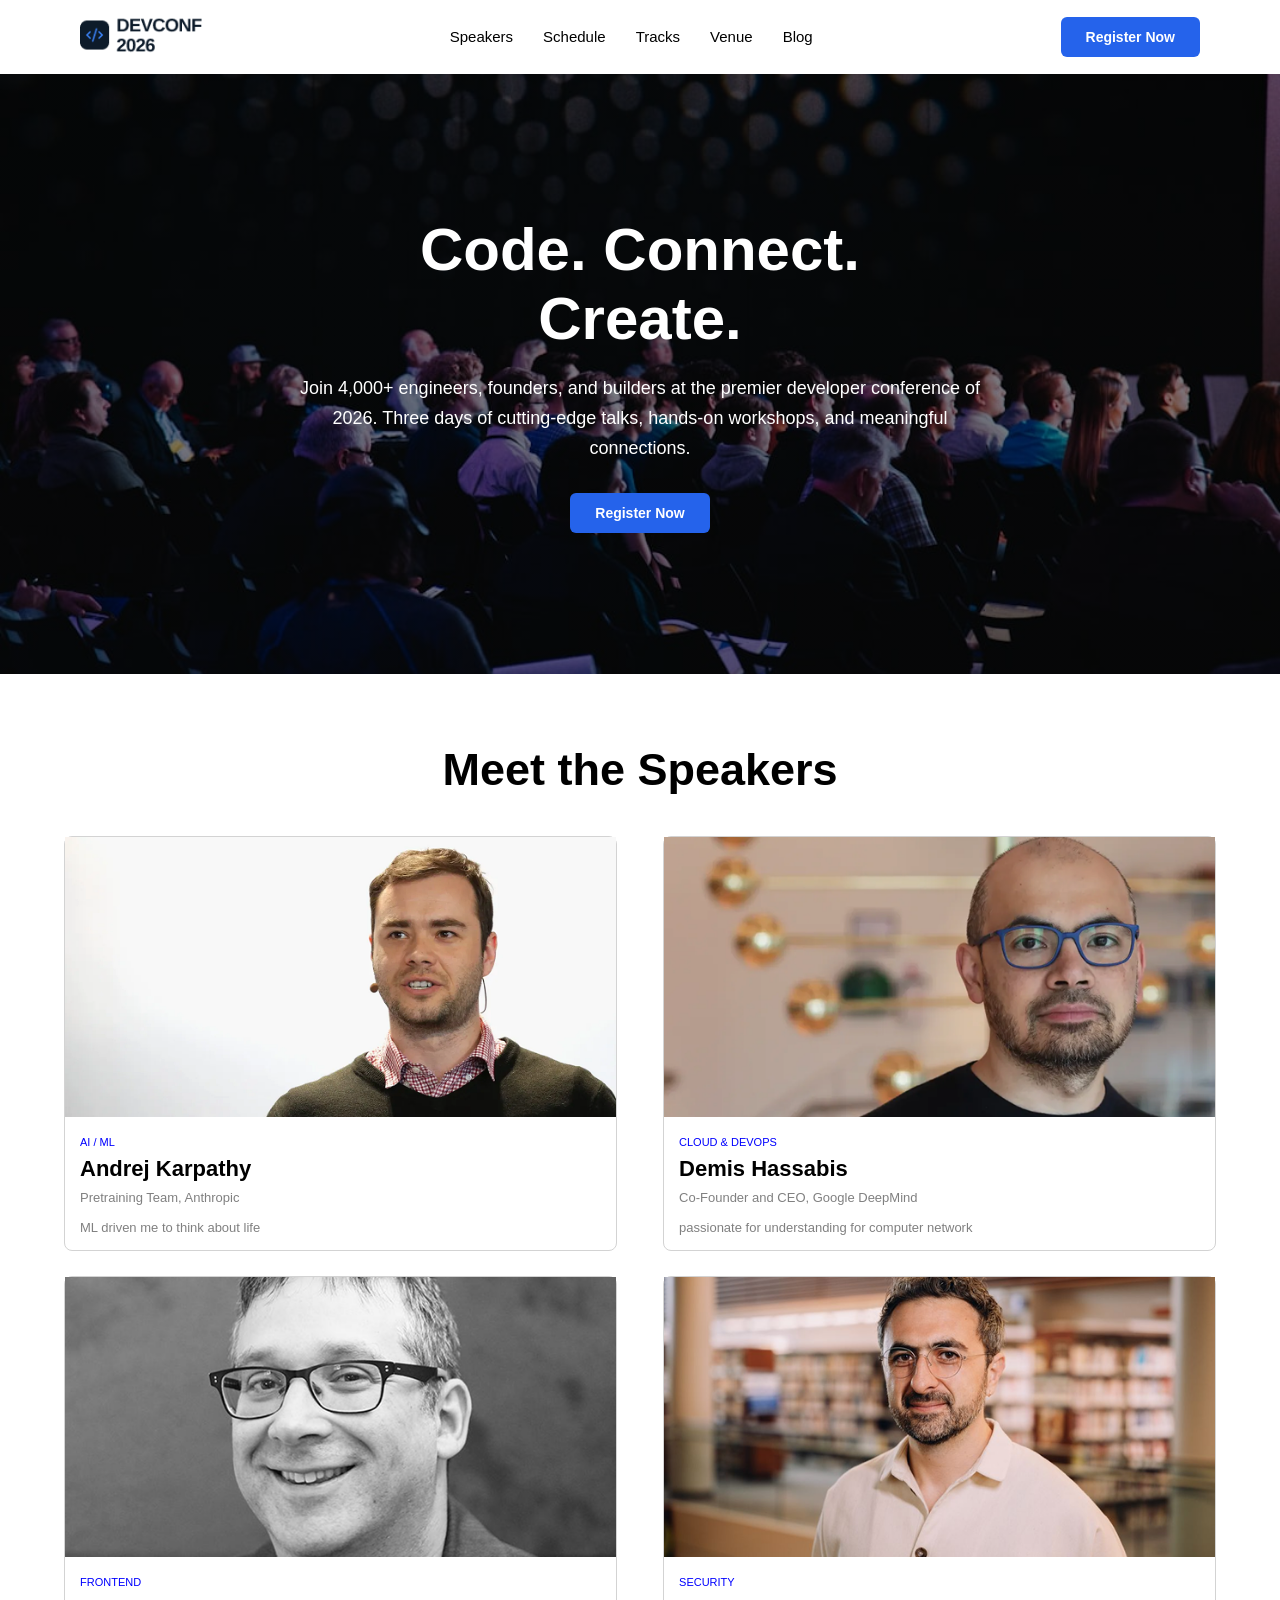
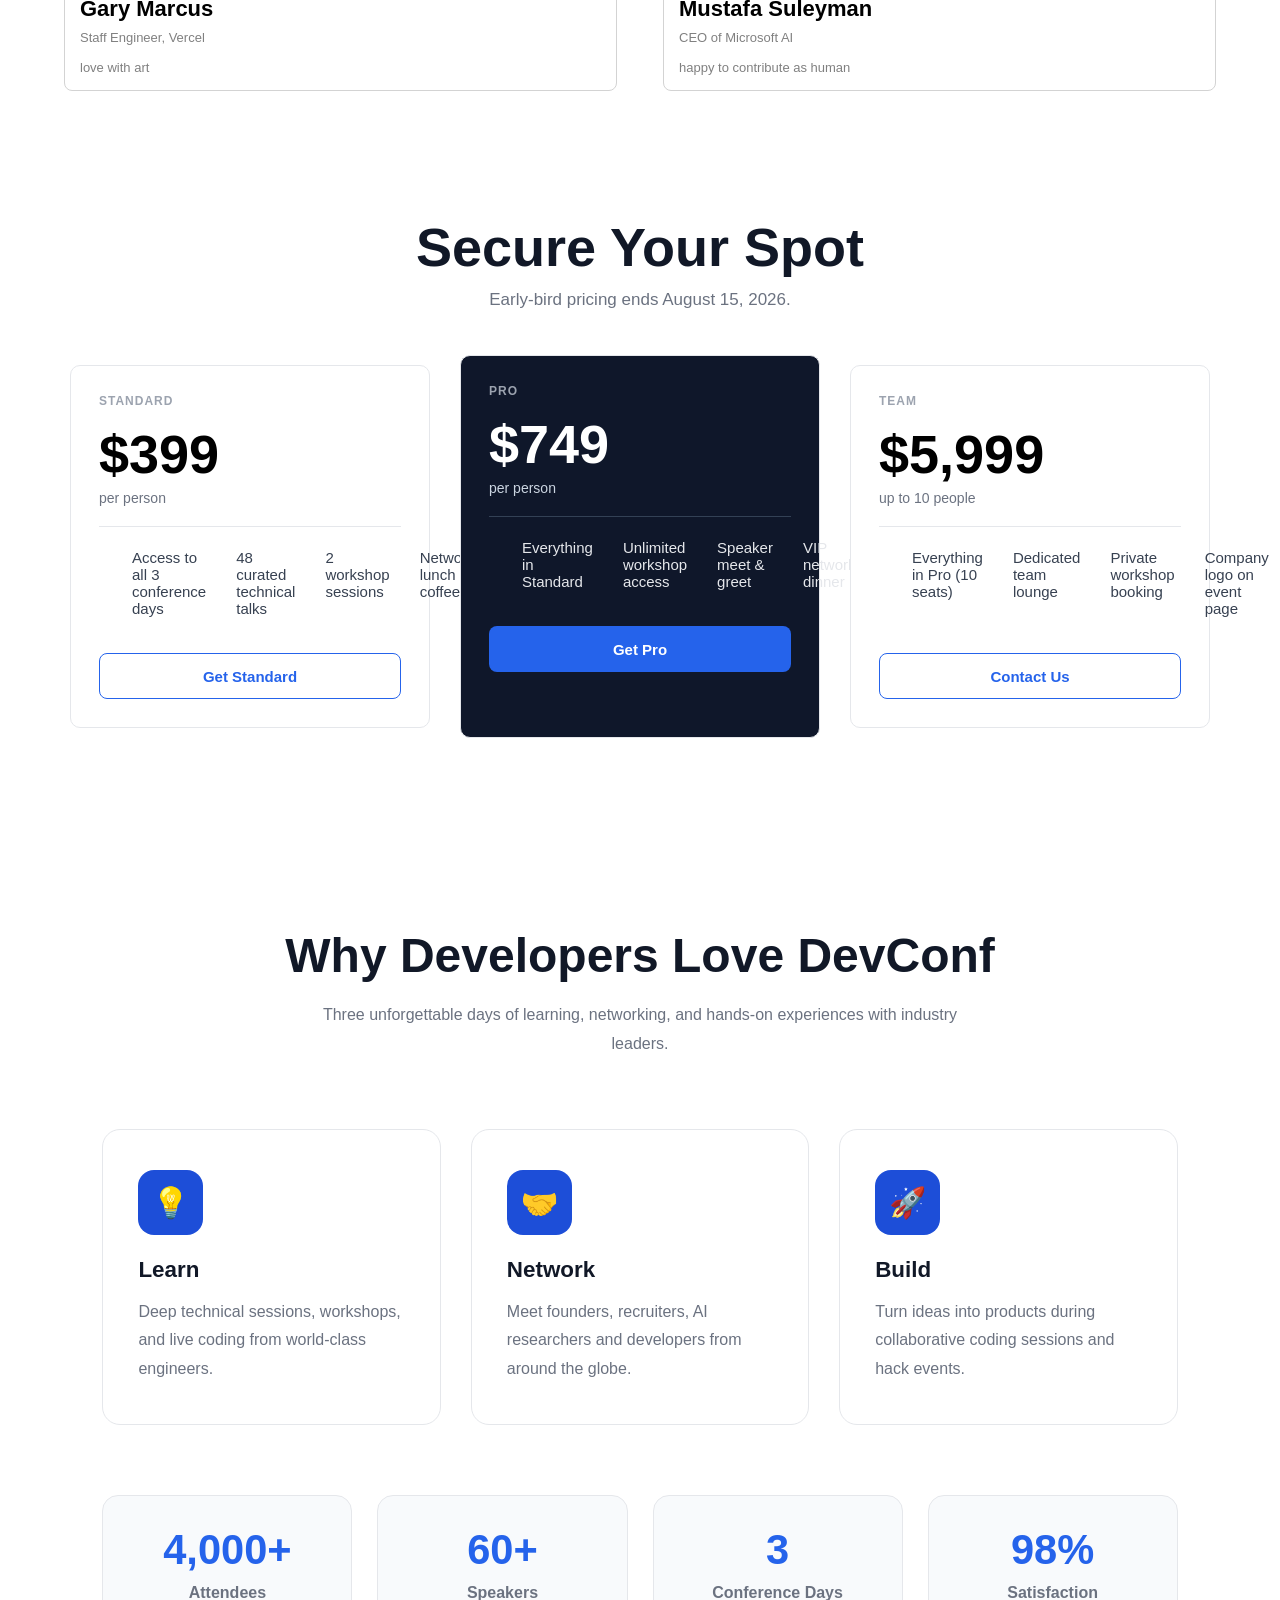
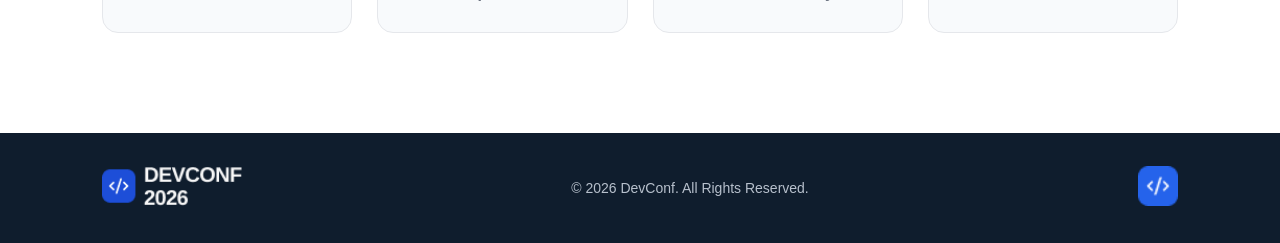
<file: index.html>
<!DOCTYPE html>
<html lang="en">
<head>
    <meta charset="UTF-8">
    <meta name="viewport" content="width=device-width, initial-scale=1.0">
    <title>assigment-1</title>
    <link rel="stylesheet" href="./style.css">
</head>
<body>
     <nav>
        <div class="logo">
            <img src="./assets/logo.png "alt="Logo">
        </div>

        <ul class="nav-links">
            <li><a href="#">Speakers</a></li>
            <li><a href="#">Schedule</a></li>
            <li><a href="#">Tracks</a></li>
            <li><a href="#">Venue</a></li>
            <li><a href="#">Blog</a></li>
        </ul>

        <a href="#" class="button">Register Now</a>
    </nav>
    <section class="hero">
    <h1>Code. Connect.<br>Create.</h1>

    <p>
        Join 4,000+ engineers, founders, and builders at the premier developer
        conference of 2026. Three days of cutting-edge talks, hands-on workshops,
        and meaningful connections.
    </p>

    <a href="#" class="button">Register Now</a>
</section>



<section class="sp">

    <h1>Meet the Speakers</h1>

    <div class="box">

        <div class="card">

            <img src="./assets/andrej.png" alt="">

            <div class="info">

                <p class="type">AI / ML</p>

                <h3>Andrej Karpathy</h3>

                <p class="job">Pretraining Team, Anthropic
                    <br>
                    <br>
                    ML driven me to think about life
                </p>

            </div>

        </div>

        <div class="card">

            <img src="./assets/demis.png" alt="">

            <div class="info">

                <p class="type">CLOUD & DEVOPS</p>

                <h3>Demis Hassabis</h3>

                <p class="job">Co-Founder and CEO, Google DeepMind  <br>
                    <br>
                    passionate for understanding for computer network </p>

            </div>

        </div>

        <div class="card">

            <img src="./assets/gary.png" alt="">

            <div class="info">

                <p class="type">FRONTEND</p>

                <h3>Gary Marcus</h3>

                <p class="job">Staff Engineer, Vercel
                    <br>
                    <br>
                    love with art
                </p>

            </div>

        </div>

        <div class="card">

            <img src="./assets/mustafa.png" alt="">

            <div class="info">

                <p class="type">SECURITY</p>

                <h3>Mustafa Suleyman</h3>

                <p class="job">CEO of Microsoft AI
                    <br>
                    <br>
                    happy to contribute as human
                </p>

            </div>

        </div>

    </div>

</section>

<section class="sp-sec">

    <h2 class="sp-title">Secure Your Spot</h2>
    <p class="sp-sub">Early-bird pricing ends August 15, 2026.</p>

    <div class="sp-row">

       

        <div class="sp-card">

            <p class="sp-top">STANDARD</p>

            <h1>$399</h1>

            <p class="sp-per">per person</p>

            <hr>

            <ul>
                <li>Access to all 3 conference days</li>
                <li>48 curated technical talks</li>
                <li>2 workshop sessions</li>
                <li>Networking lunch & coffee</li>
                <li>Conference swag bag</li>
                <li>Digital recordings (30 days)</li>
            </ul>

            <button class="sp-btn1">
                Get Standard
            </button>

        </div>


       

        <div class="sp-card sp-mid">

            <p class="sp-top">PRO</p>

            <h1>$749</h1>

            <p class="sp-per">per person</p>

            <hr>

            <ul>
                <li>Everything in Standard</li>
                <li>Unlimited workshop access</li>
                <li>Speaker meet & greet</li>
                <li>VIP networking dinner</li>
                <li>Lifetime recording access</li>
                <li>1-on-1 mentorship (30 min)</li>
            </ul>

            <button class="sp-btn2">
                Get Pro
            </button>

        </div>


       

        <div class="sp-card">

            <p class="sp-top">TEAM</p>

            <h1>$5,999</h1>

            <p class="sp-per">up to 10 people</p>

            <hr>

            <ul>
                <li>Everything in Pro (10 seats)</li>
                <li>Dedicated team lounge</li>
                <li>Private workshop booking</li>
                <li>Company logo on event page</li>
                <li>Recruitment booth (1 day)</li>
                <li>Priority customer support</li>
            </ul>

            <button class="sp-btn1">
                Contact Us
            </button>

        </div>

    </div>


    <!-- this is generated by ai as you ask for  -->
</section>

<section class="why-devconf">

    <div class="section-title">
        <h2>Why Developers Love DevConf</h2>
        <p>
            Three unforgettable days of learning, networking,
            and hands-on experiences with industry leaders.
        </p>
    </div>

    <div class="features">

        <div class="feature-card">
            <div class="feature-icon">💡</div>

            <h3>Learn</h3>

            <p>
                Deep technical sessions, workshops,
                and live coding from world-class engineers.
            </p>

        </div>

        <div class="feature-card">

            <div class="feature-icon">🤝</div>

            <h3>Network</h3>

            <p>
                Meet founders, recruiters,
                AI researchers and developers from around the globe.
            </p>

        </div>

        <div class="feature-card">

            <div class="feature-icon">🚀</div>

            <h3>Build</h3>

            <p>
                Turn ideas into products during
                collaborative coding sessions and hack events.
            </p>

        </div>

    </div>

    <div class="stats">

        <div class="stat">
            <h3>4,000+</h3>
            <span>Attendees</span>
        </div>

        <div class="stat">
            <h3>60+</h3>
            <span>Speakers</span>
        </div>

        <div class="stat">
            <h3>3</h3>
            <span>Conference Days</span>
        </div>

        <div class="stat">
            <h3>98%</h3>
            <span>Satisfaction</span>
        </div>

    </div>

</section>

<footer class="ftr">

    <div class="ftr-box">

       
        <div class="ftr-l">
            <img src="./assets/footer-logo.png" alt="Footer Logo">
        </div>

       
        <div class="ftr-c">
            <p>&copy; 2026 DevConf. All Rights Reserved.</p>
        </div>

        
        <div class="ftr-r">
            <img src="./assets/logo-mini.png" alt="Mini Logo">
        </div>

    </div>

</footer>
    
</body>
</html>
</file>
<file: style.css>
*{
    margin: 0;
    padding: 0;
    box-sizing: border-box;
}

body{
    font-family: Arial, sans-serif;
}

nav{
    display: flex;
    justify-content: space-between;
    align-items: center;
    padding: 15px 80px;
    background: white;
}

.logo img{
    height: 40px;
}

ul{
    list-style: none;
    display: flex;
}

ul li{
    margin: 0 15px;
}

ul li a{
    text-decoration: none;
    color: black;
    font-size: 15px;
}

.button{
    text-decoration: none;
    background: #2563eb;
    color: white;
    padding: 10px 20px;
    border-radius: 6px;
    font-size: 14px;
    font-weight: bold;
}
.hero{
    background-image: linear-gradient(rgba(0,0,0,0.5), rgba(0,0,0,0.5)), url("./assets/banner.jpg");
    background-size: cover;
    background-position: center;

    height: 600px;

    display: flex;
    justify-content: center;
    align-items: center;
    flex-direction: column;

    text-align: center;
    color: white;
}
.hero h1{
    font-size: 60px;
    margin-bottom: 20px;
}

.hero p{
    width: 700px;
    font-size: 18px;
    line-height: 30px;
    margin-bottom: 30px;
}

.button{
    background-color: #2563eb;
    color: white;
    text-decoration: none;
    padding: 12px 25px;
    border-radius: 6px;
}

.sp{
    width: 90%;
    margin: auto;
    margin-top: 70px;
}

.sp h1{
    text-align: center;
    font-size: 45px;
    margin-bottom: 40px;
}

.box{
    display: flex;
    flex-wrap: wrap;
    justify-content: space-between;
}

.card{
    width: 48%;
    border: 1px solid lightgray;
    border-radius: 8px;
    margin-bottom: 25px;
}

.card img{
    width: 100%;
    height: 280px;
}

.info{
    padding: 15px;
}

.type{
    color: blue;
    font-size: 11px;
    margin-bottom: 8px;
}

.info h3{
    font-size: 22px;
    margin-bottom: 8px;
}

.job{
    color: gray;
    font-size: 13px;
}

.sp-sec{

    width:1200px;
    margin:100px auto;
    text-align:center;

}

.sp-title{

    font-size:54px;
    font-weight:700;
    color:#111827;
    margin-bottom:12px;

}

.sp-sub{

    color:#6b7280;
    font-size:17px;
    margin-bottom:55px;

}

.sp-row{

    display:flex;
    justify-content:center;
    gap:30px;
    flex-wrap:wrap;

}

.sp-card{

    width:360px;
    background:#ffffff;
    border:1px solid #e5e7eb;
    border-radius:10px;
    padding:28px;
    text-align:left;

}

.sp-mid{

    background:#0f172a;
    color:white;
    margin-top:-10px;
    margin-bottom:-10px;

}

.sp-top{

    font-size:12px;
    font-weight:bold;
    color:#9ca3af;
    margin-bottom:15px;
    letter-spacing:1px;

}

.sp-card h1{

    font-size:54px;
    margin:0;

}

.sp-per{

    color:#6b7280;
    font-size:14px;
    margin-top:5px;
    margin-bottom:20px;

}

.sp-mid .sp-per{

    color:#cbd5e1;

}

.sp-card hr{

    border:none;
    border-top:1px solid #e5e7eb;
    margin-bottom:22px;

}

.sp-mid hr{

    border-top:1px solid #334155;

}

.sp-card ul{

    padding-left:18px;
    margin:0;

}

.sp-card li{

    color:#374151;
    margin-bottom:14px;
    font-size:15px;

}

.sp-mid li{

    color:#e5e7eb;

}

.sp-card li::marker{

    color:#2563eb;

}

.sp-btn1{

    width:100%;
    height:46px;
    margin-top:22px;
    border:1px solid #2563eb;
    background:white;
    color:#2563eb;
    border-radius:8px;
    font-size:15px;
    font-weight:600;
    cursor:pointer;

}

.sp-btn2{

    width:100%;
    height:46px;
    margin-top:22px;
    border:none;
    background:#2563eb;
    color:white;
    border-radius:8px;
    font-size:15px;
    font-weight:600;
    cursor:pointer;

}

/* this is ai part as you ask  */
/*=============================
   WHY DEVCONF
==============================*/

.why-devconf{

    padding:100px 8%;
    background:#ffffff;

}

.section-title{

    text-align:center;
    margin-bottom:70px;

}

.section-title h2{

    font-size:3rem;
    color:#111827;
    font-weight:800;
    margin-bottom:18px;

}

.section-title p{

    max-width:650px;
    margin:auto;
    color:#6b7280;
    line-height:1.8;

}

.features{

    display:grid;
    grid-template-columns:repeat(auto-fit,minmax(270px,1fr));
    gap:30px;
    margin-bottom:70px;

}

.feature-card{

    background:#fff;
    padding:40px 35px;
    border-radius:18px;
    border:1px solid #e5e7eb;
    transition:.35s;

}

.feature-card:hover{

    transform:translateY(-10px);
    box-shadow:0 18px 45px rgba(0,0,0,.08);

}

.feature-icon{

    width:65px;
    height:65px;

    display:flex;
    align-items:center;
    justify-content:center;

    font-size:30px;

    background:#1d4ed8;
    color:white;

    border-radius:16px;

    margin-bottom:22px;

}

.feature-card h3{

    color:#111827;
    margin-bottom:15px;
    font-size:1.4rem;

}

.feature-card p{

    color:#6b7280;
    line-height:1.8;

}

/*=============================
        STATS
==============================*/

.stats{

    display:grid;
    grid-template-columns:repeat(auto-fit,minmax(180px,1fr));
    gap:25px;

}

.stat{

    text-align:center;
    padding:30px;
    border-radius:16px;
    background:#f8fafc;
    border:1px solid #e5e7eb;

}

.stat h3{

    color:#2563eb;
    font-size:2.6rem;
    margin-bottom:10px;
    font-weight:800;

}

.stat span{

    color:#6b7280;
    font-weight:600;

}

/* ai code finished  */
.ftr{
    background:#0f1d2d;
    padding:30px 8%;
}

.ftr-box{
    display:flex;
    justify-content:space-between;
    align-items:center;
}


.ftr-l img{
    width:140px;
}

.ftr-c p{
    color:#b7c0cc;
    font-size:14px;
}

.ftr-r img{
    width:40px;
}
</file>
